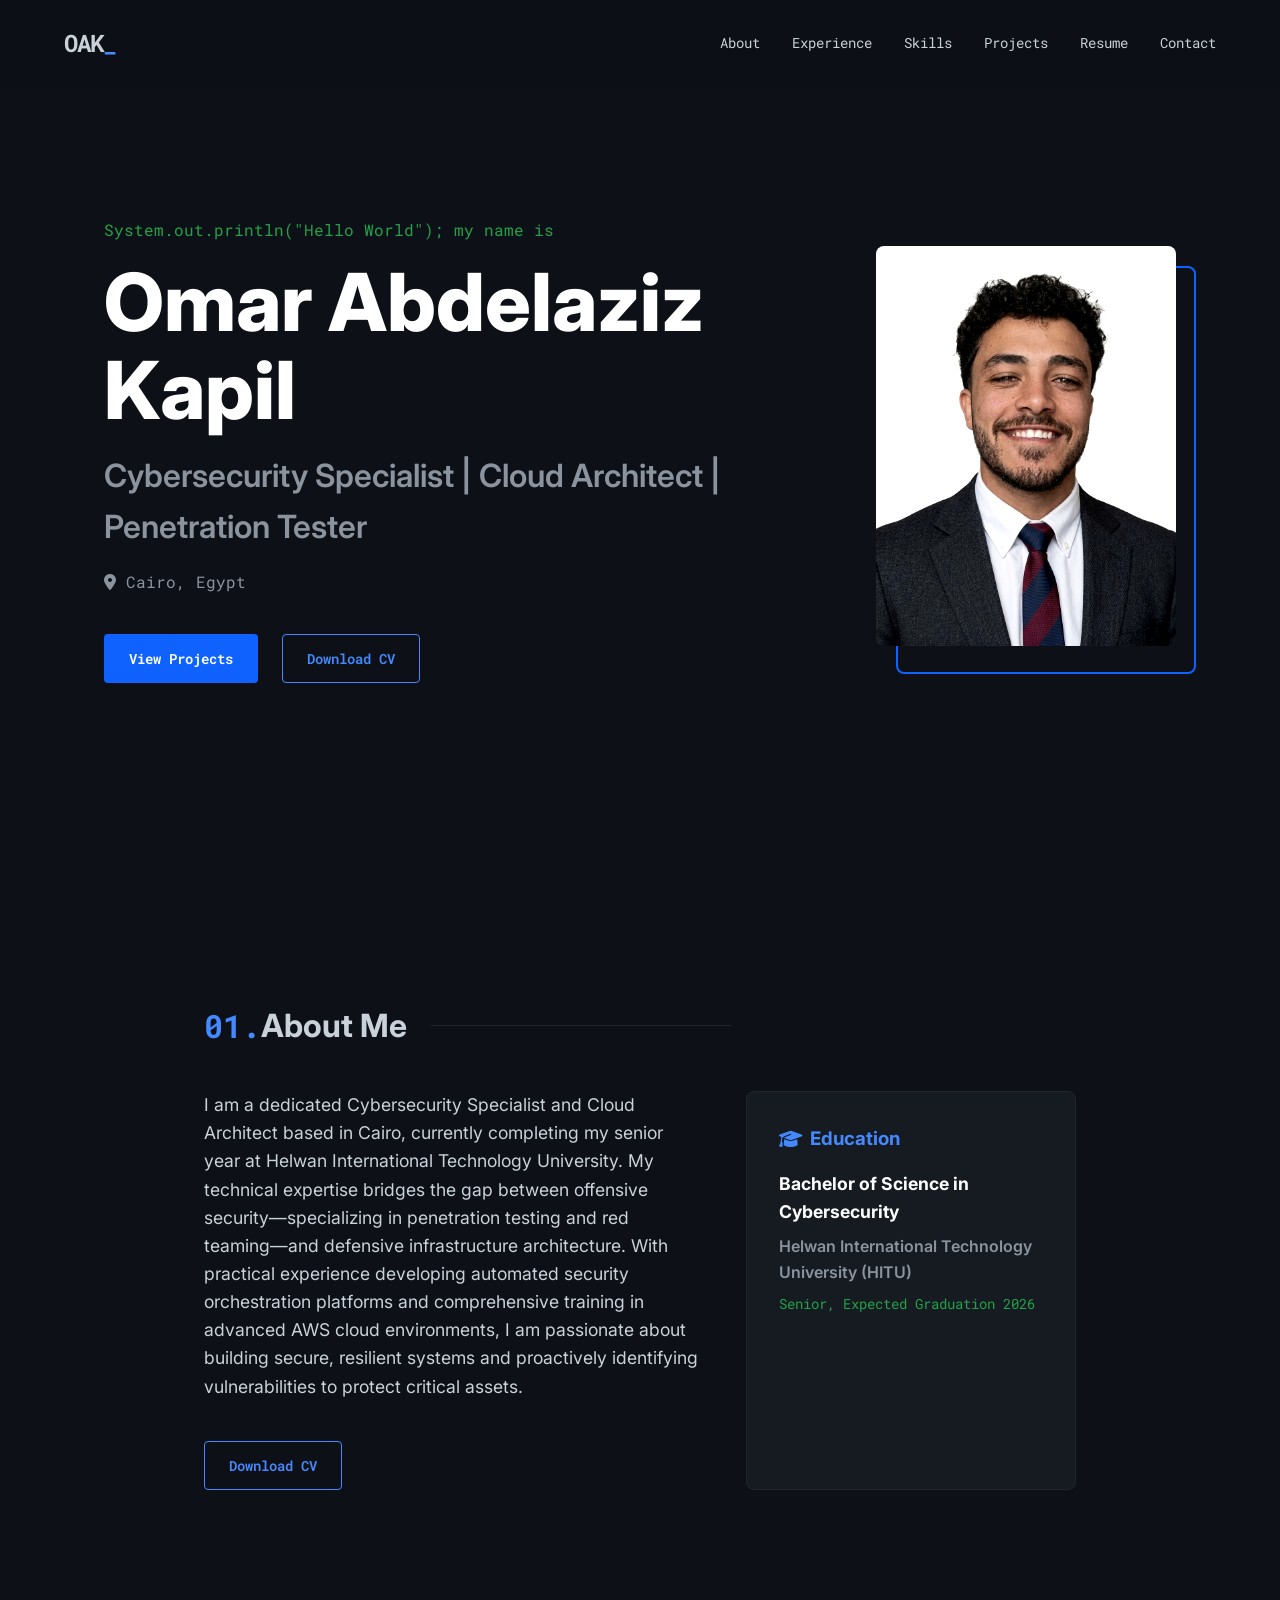
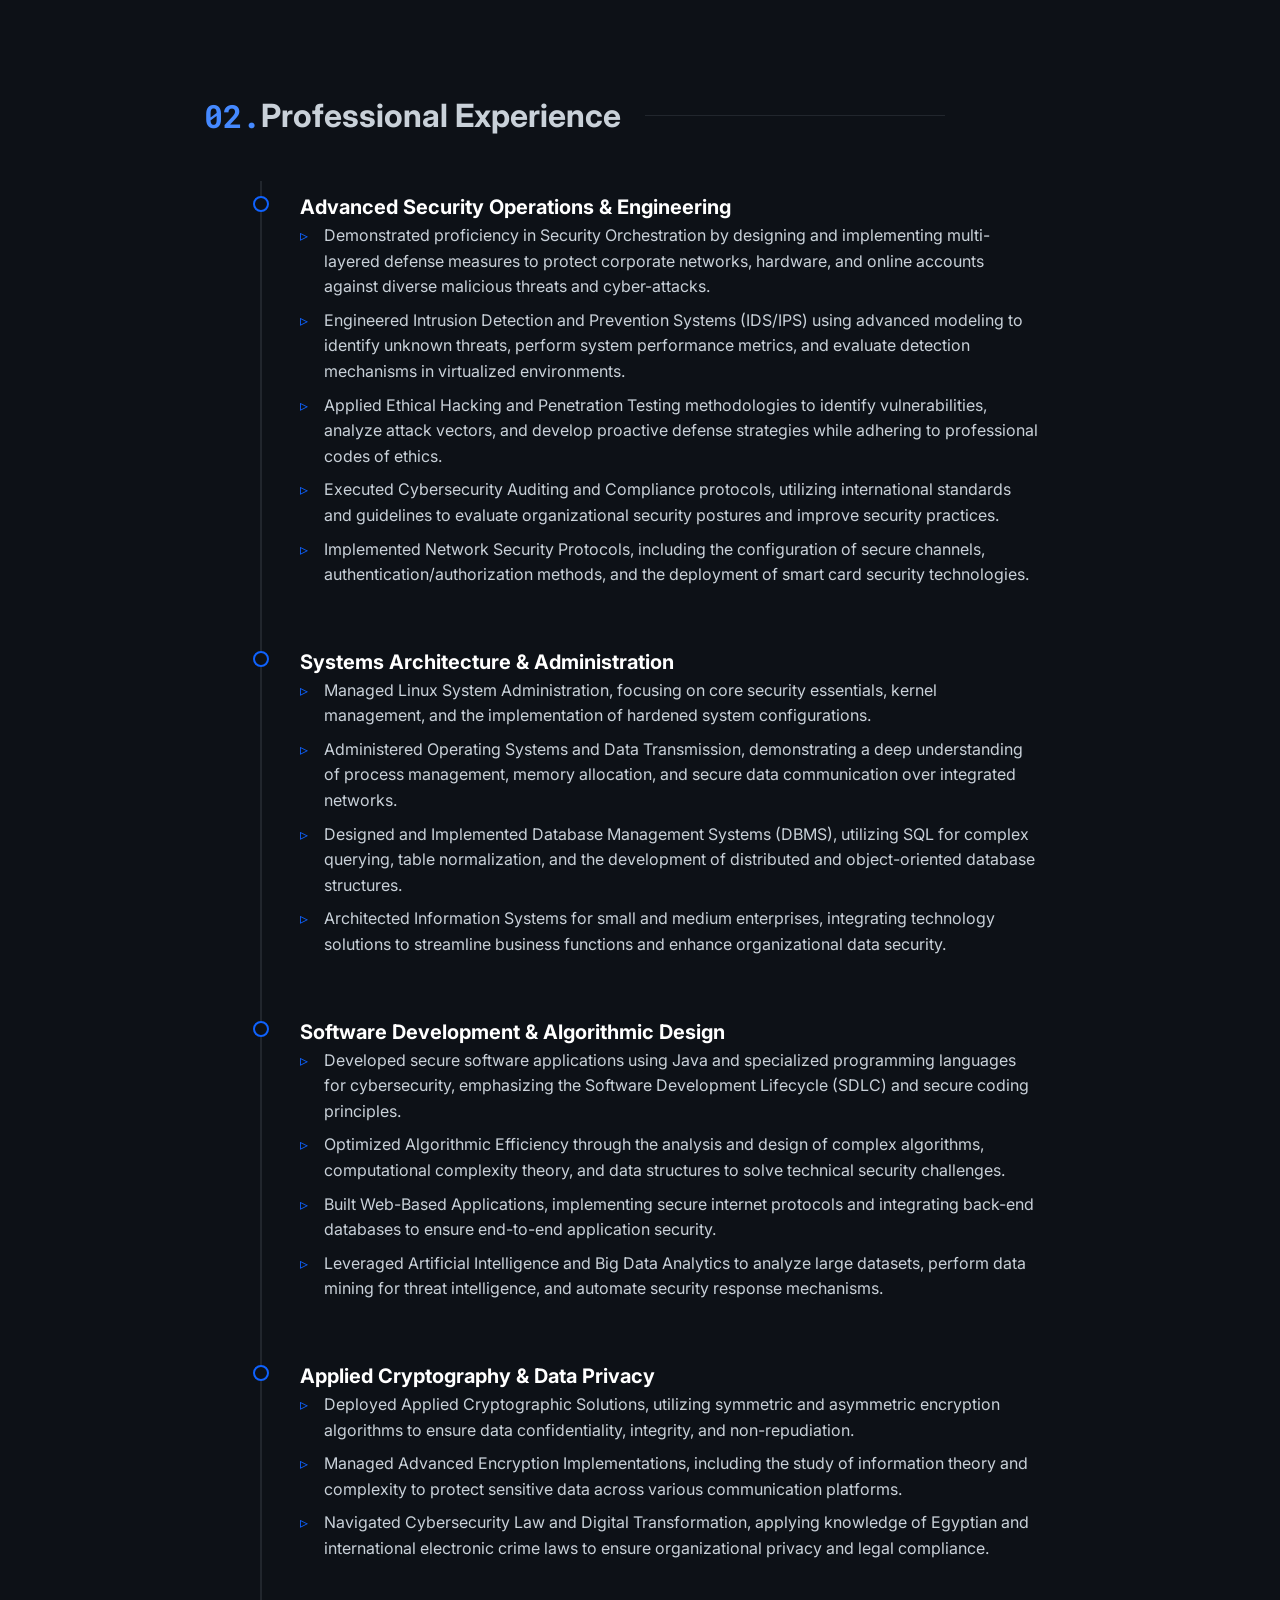
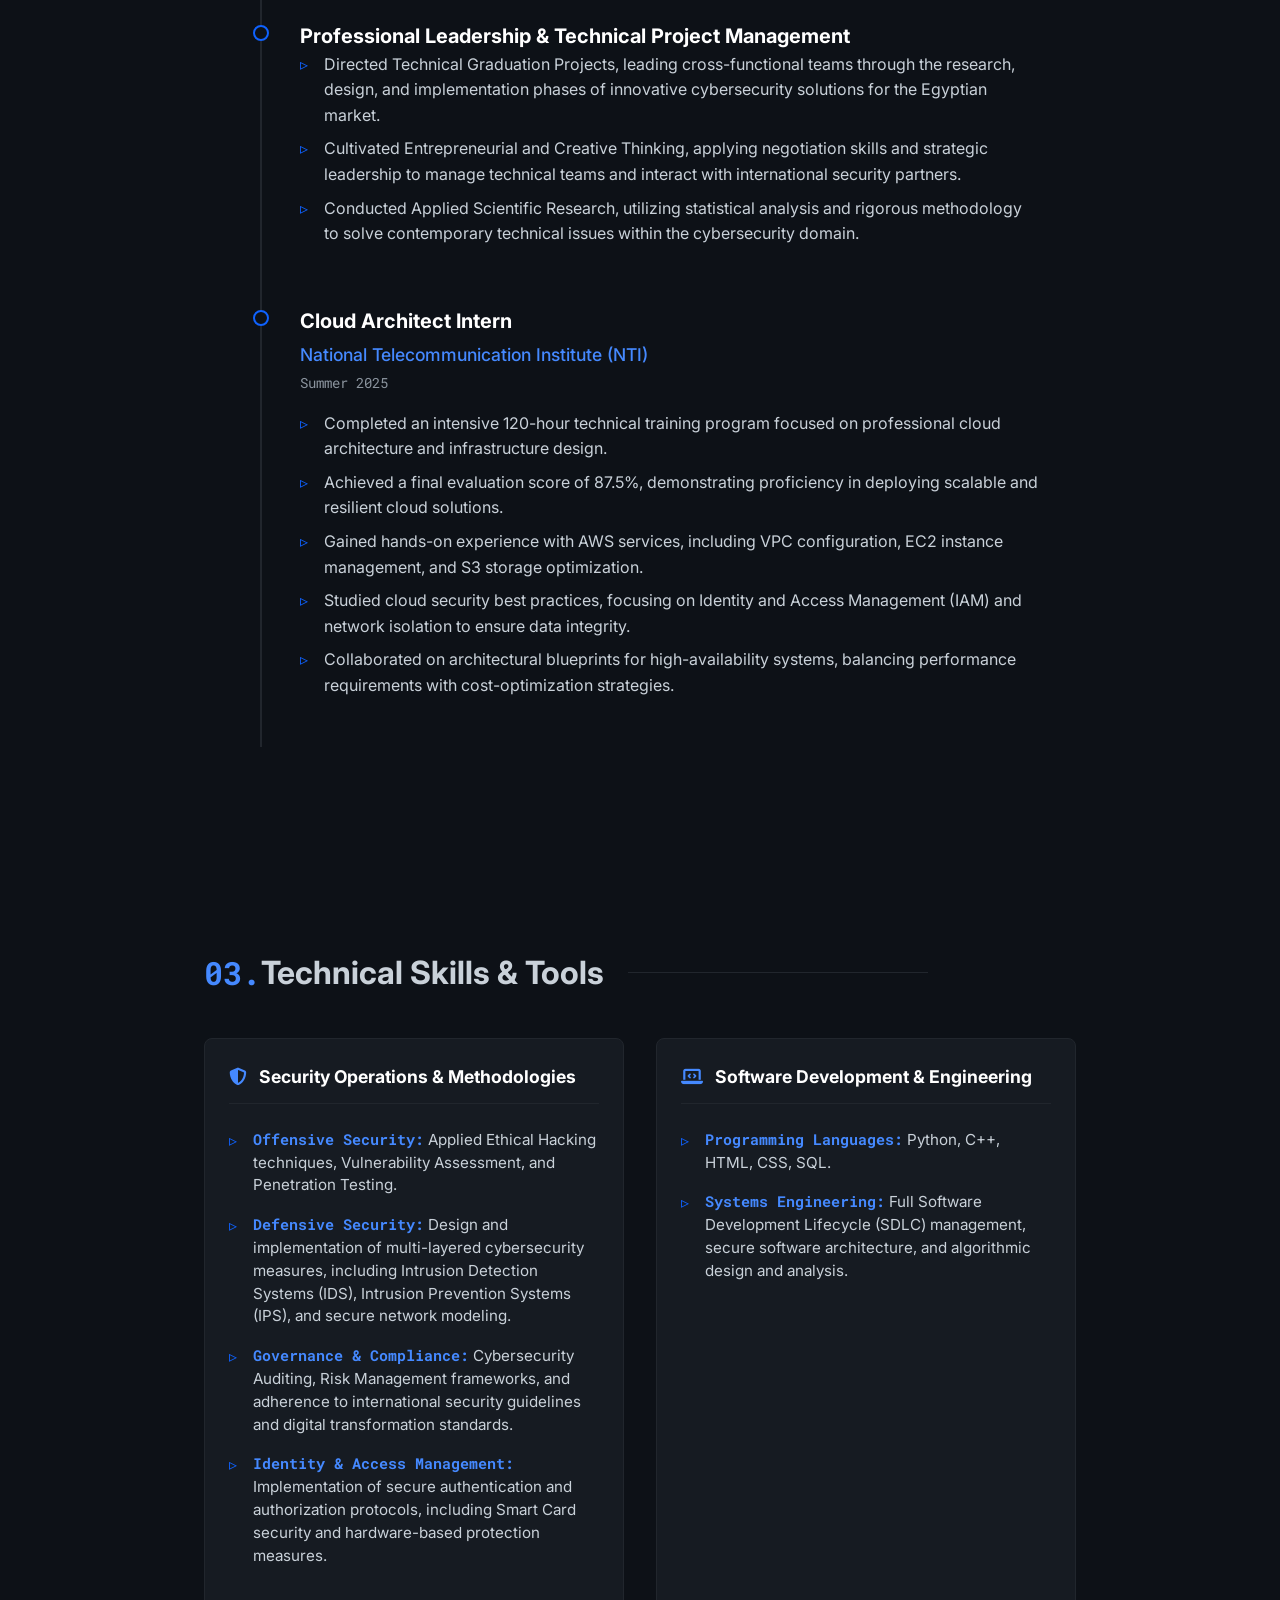
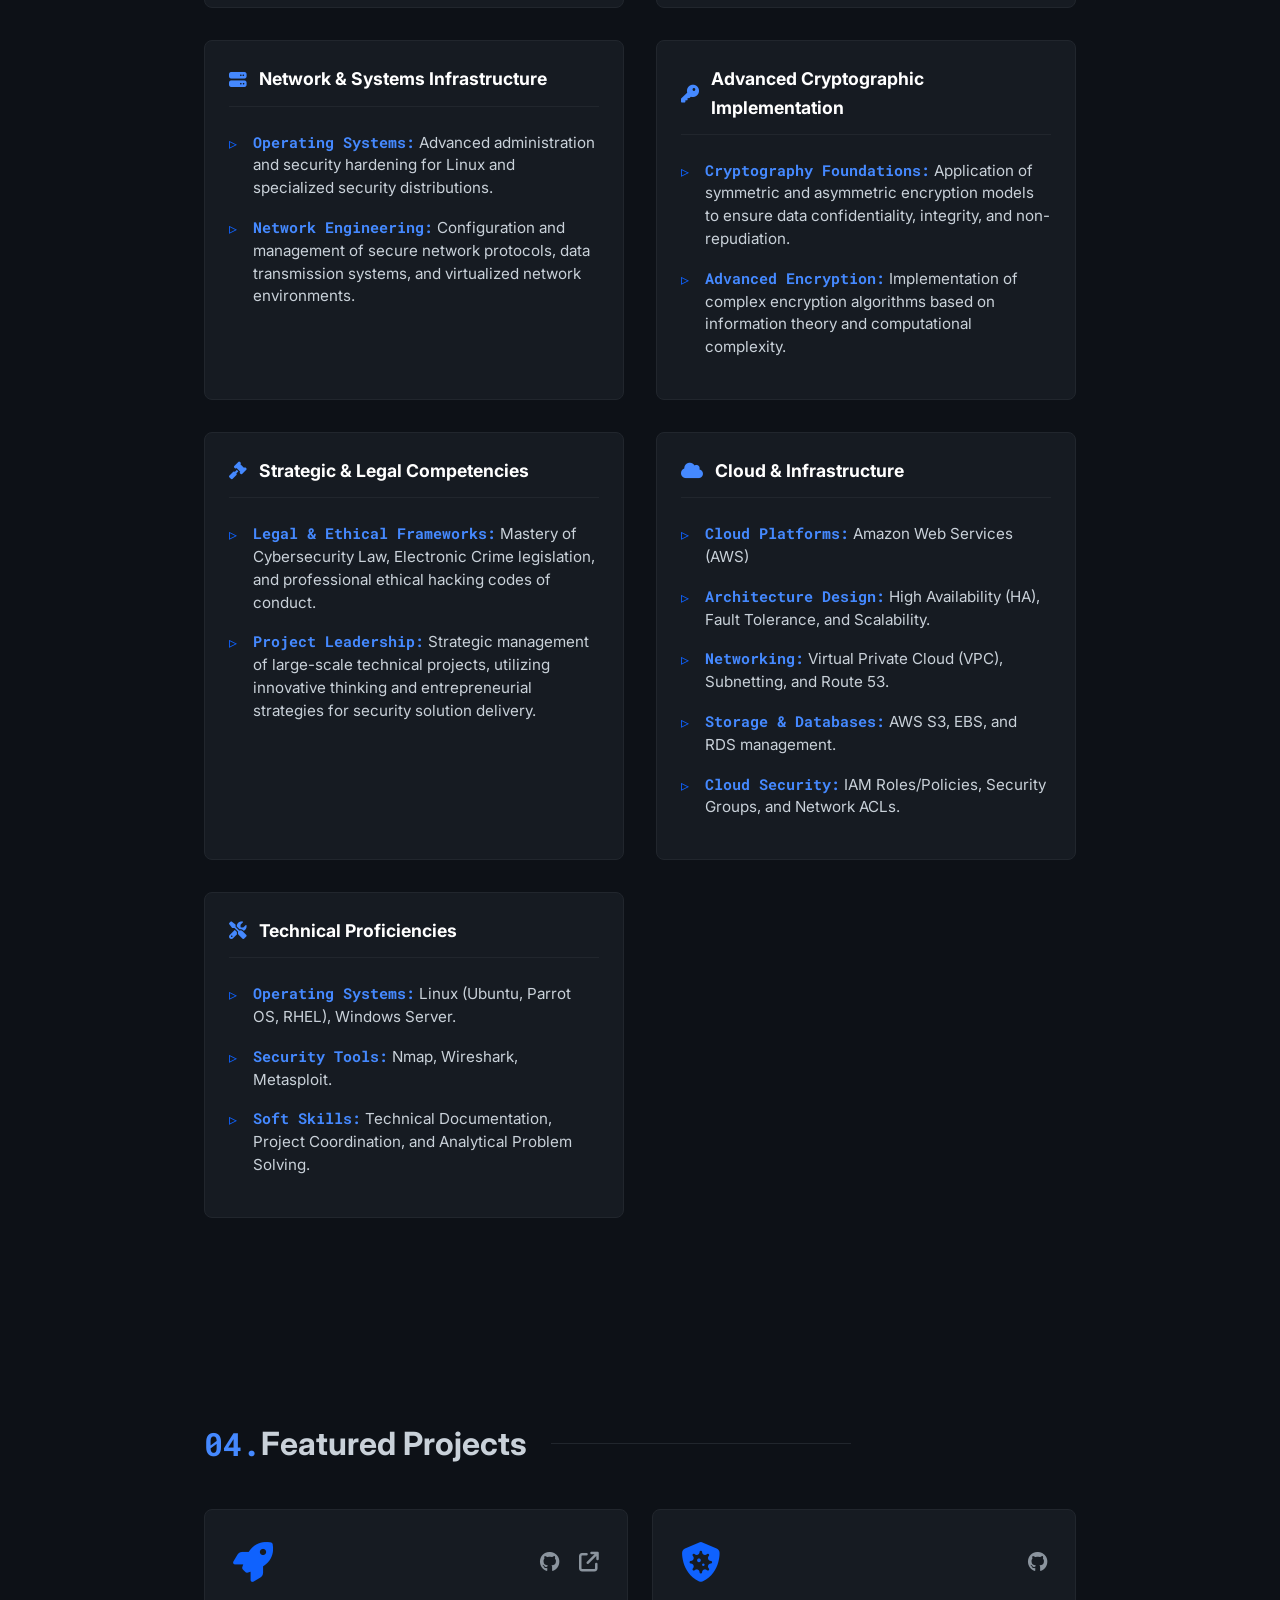
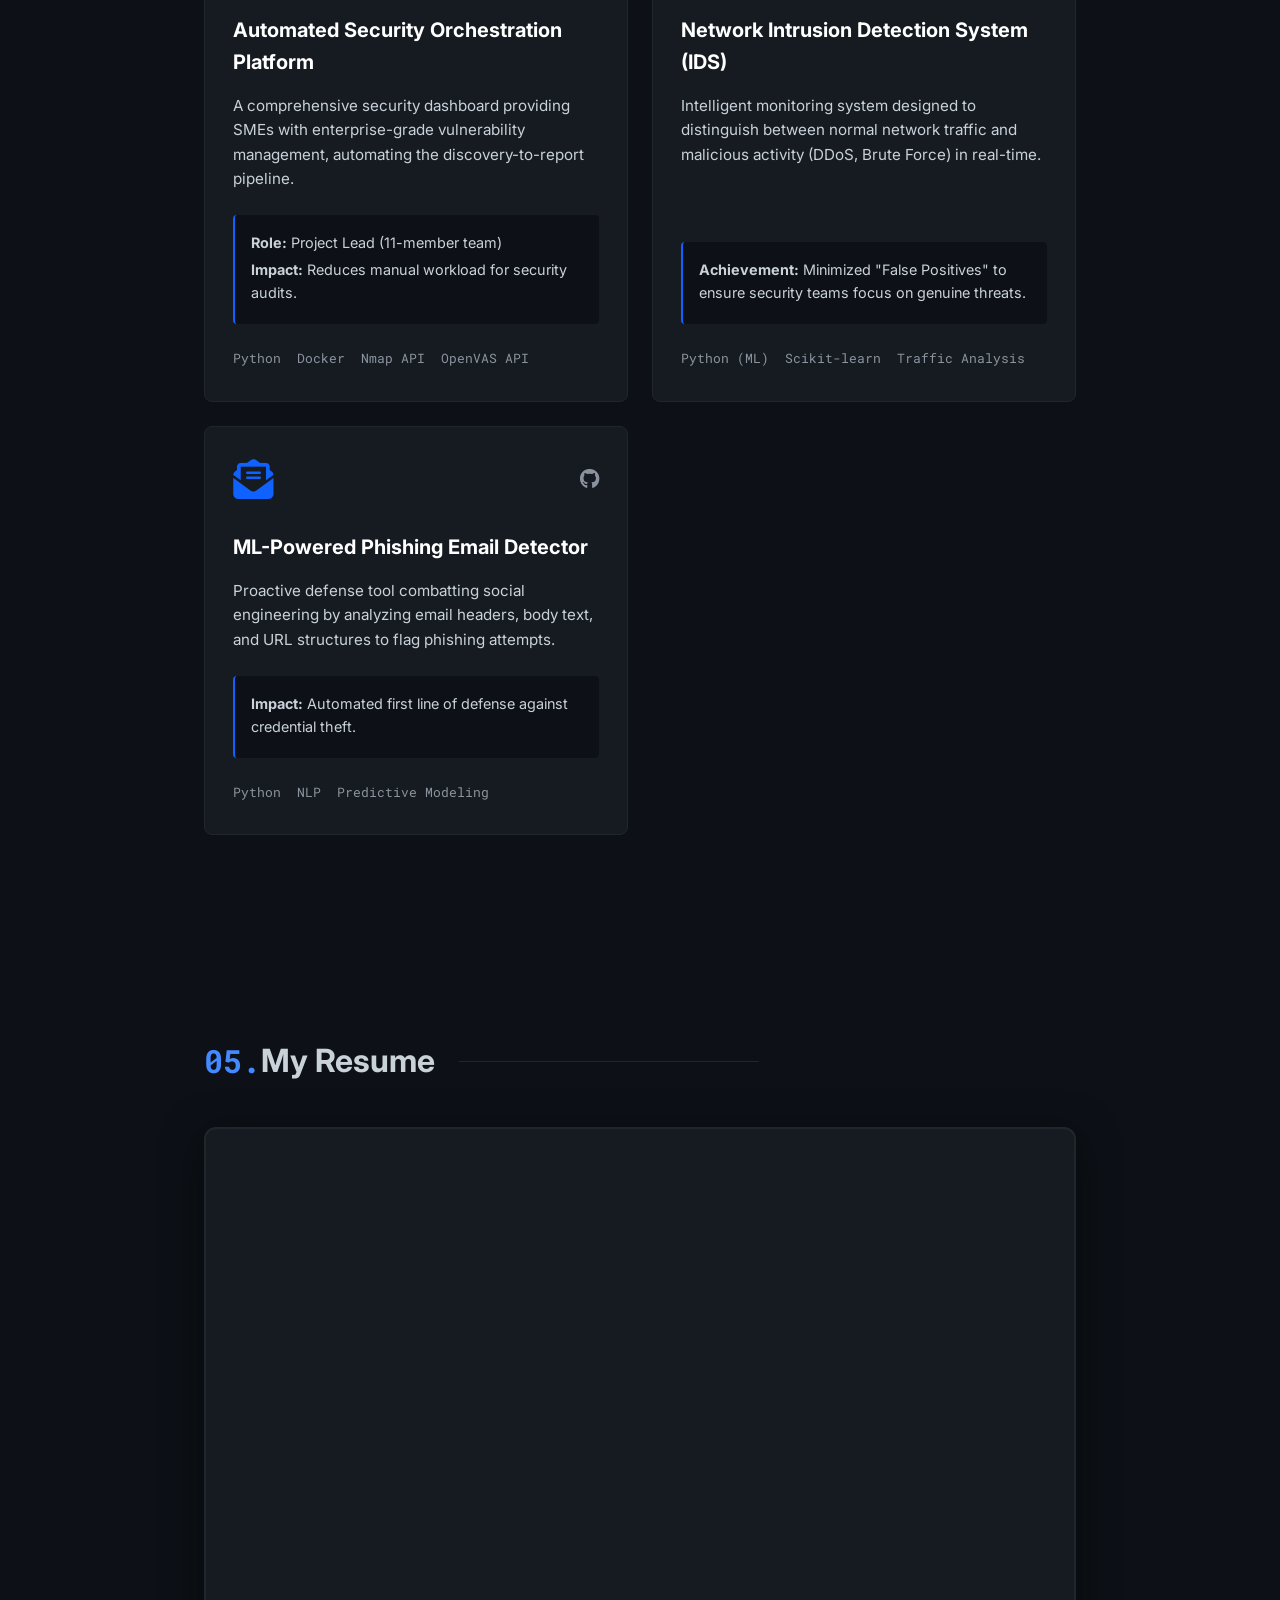
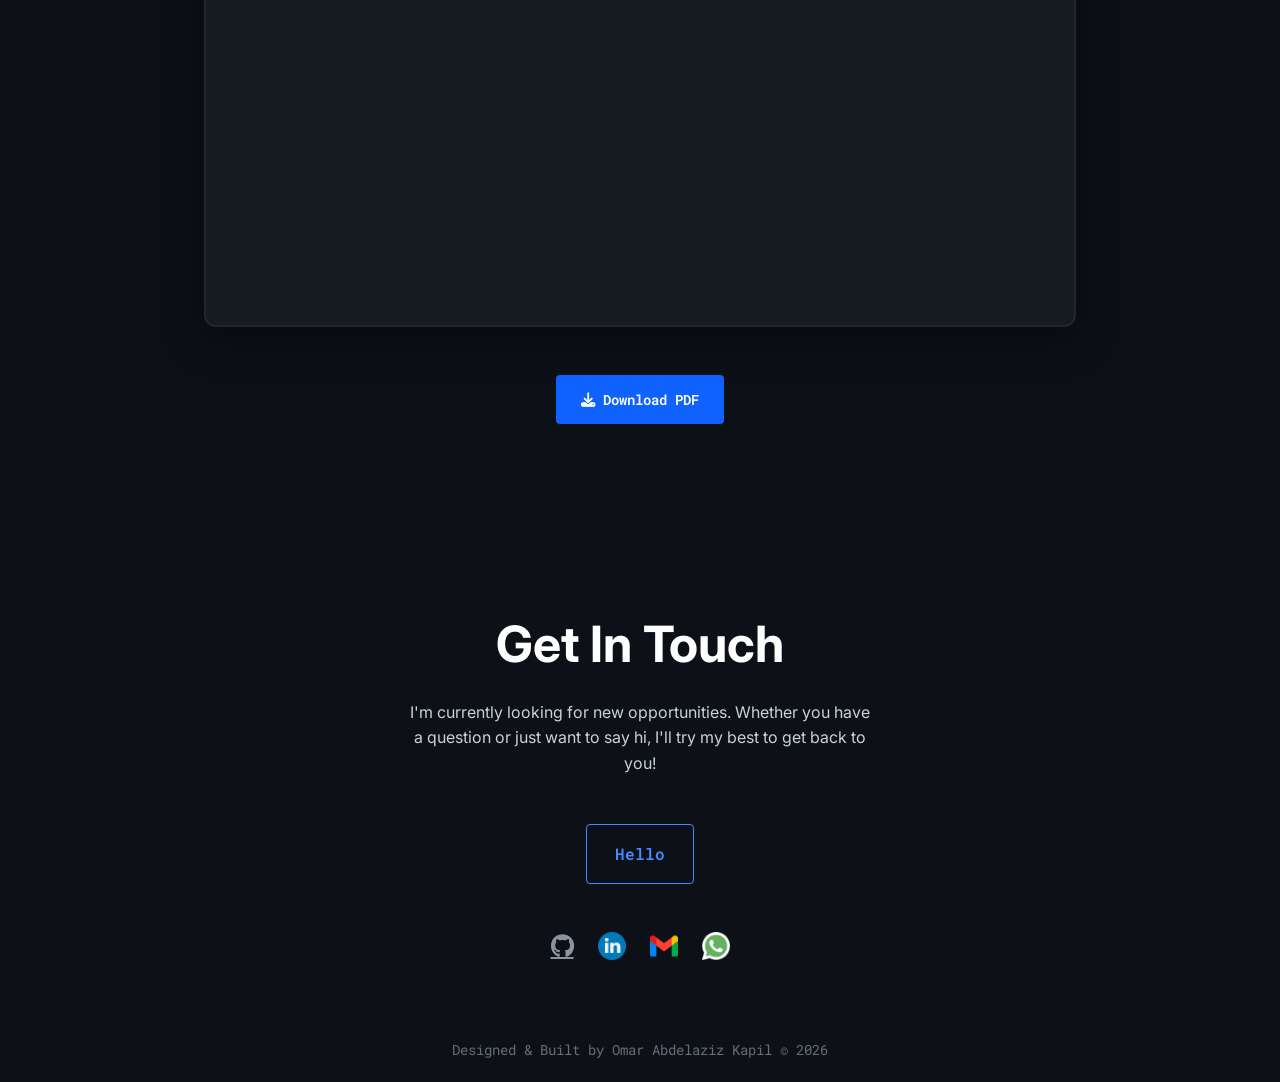
<file: index.html>
<!DOCTYPE html>
<html lang="en">

<head>
    <meta charset="UTF-8">
    <meta name="viewport" content="width=device-width, initial-scale=1.0">
    <title>Omar Abdelaziz Kapil | Cybersecurity Specialist & Cloud Architect</title>
    <link rel="stylesheet" href="styles.css">
    <link rel="preconnect" href="https://fonts.googleapis.com">
    <link rel="preconnect" href="https://fonts.gstatic.com" crossorigin>
    <link
        href="https://fonts.googleapis.com/css2?family=Inter:wght@300;400;600;800&family=Roboto+Mono:wght@400;700&display=swap"
        rel="stylesheet">
    <link rel="stylesheet" href="https://cdnjs.cloudflare.com/ajax/libs/font-awesome/6.4.0/css/all.min.css">
</head>

<body>

    <!-- Navigation -->
    <nav class="navbar" id="navbar">
        <div class="nav-content">
            <a href="#home" class="logo">OAK<span class="highlight">_</span></a>
            <ul class="nav-links">
                <li><a href="#about">About</a></li>
                <li><a href="#experience">Experience</a></li>
                <li><a href="#skills">Skills</a></li>
                <li><a href="#projects">Projects</a></li>
                <li><a href="#cv">Resume</a></li>
                <li><a href="#contact">Contact</a></li>
            </ul>
        </div>
    </nav>

    <!-- Hero Section -->
    <header id="home" class="hero">
        <div class="hero-content">
            <p class="greeting">System.out.println("Hello World"); my name is</p>
            <h1 class="name">Omar Abdelaziz Kapil</h1>
            <h2 class="headline">Cybersecurity Specialist | Cloud Architect | Penetration Tester</h2>
            <p class="location"><i class="fa-solid fa-location-dot"></i> Cairo, Egypt</p>

            <div class="cta-buttons">
                <a href="#projects" class="btn btn-primary">View Projects</a>
                <a href="OMAR_QAPIL_CV.pdf?v=2" class="btn btn-outline" download>Download CV</a>
            </div>
        </div>
        <div class="hero-image-container">
            <img src="images/my_photo.jpg" alt="Omar Abdelaziz Kapil" class="profile-img">
            <div class="img-backdrop"></div>
        </div>
    </header>

    <main>
        <!-- About Section -->
        <section id="about" class="section">
            <h2 class="section-title"><span class="highlight">01.</span> About Me</h2>
            <div class="about-content">
                <div class="about-text">
                    <p>I am a dedicated Cybersecurity Specialist and Cloud Architect based in Cairo, currently
                        completing my senior year at Helwan International Technology University. My technical expertise
                        bridges the gap between offensive security—specializing in penetration testing and red
                        teaming—and defensive infrastructure architecture. With practical experience developing
                        automated security orchestration platforms and comprehensive training in advanced AWS cloud
                        environments, I am passionate about building secure, resilient systems and proactively
                        identifying vulnerabilities to protect critical assets.</p>
                    <a href="OMAR_QAPIL_CV.pdf?v=2" class="btn btn-outline mt-2" download>Download CV</a>
                </div>

                <!-- Education integrated into About -->
                <div class="education-card">
                    <h3><i class="fa-solid fa-graduation-cap"></i> Education</h3>
                    <h4>Bachelor of Science in Cybersecurity</h4>
                    <p class="institution">Helwan International Technology University (HITU)</p>
                    <p class="status">Senior, Expected Graduation 2026</p>
                </div>
            </div>
        </section>

        <!-- Technical Experience & Competencies Section -->
        <section id="experience" class="section">
            <h2 class="section-title"><span class="highlight">02.</span> Professional Experience</h2>

            <div class="timeline">
                <div class="timeline-item">
                    <div class="timeline-dot"></div>
                    <div class="timeline-content">
                        <h3>Advanced Security Operations & Engineering</h3>
                        <ul>
                            <li>Demonstrated proficiency in Security Orchestration by designing and implementing
                                multi-layered defense measures to protect corporate networks, hardware, and online
                                accounts against diverse malicious threats and cyber-attacks.</li>
                            <li>Engineered Intrusion Detection and Prevention Systems (IDS/IPS) using advanced modeling
                                to identify unknown threats, perform system performance metrics, and evaluate detection
                                mechanisms in virtualized environments.</li>
                            <li>Applied Ethical Hacking and Penetration Testing methodologies to identify
                                vulnerabilities, analyze attack vectors, and develop proactive defense strategies while
                                adhering to professional codes of ethics.</li>
                            <li>Executed Cybersecurity Auditing and Compliance protocols, utilizing international
                                standards and guidelines to evaluate organizational security postures and improve
                                security practices.</li>
                            <li>Implemented Network Security Protocols, including the configuration of secure channels,
                                authentication/authorization methods, and the deployment of smart card security
                                technologies.</li>
                        </ul>
                    </div>
                </div>

                <div class="timeline-item">
                    <div class="timeline-dot"></div>
                    <div class="timeline-content">
                        <h3>Systems Architecture & Administration</h3>
                        <ul>
                            <li>Managed Linux System Administration, focusing on core security essentials, kernel
                                management, and the implementation of hardened system configurations.</li>
                            <li>Administered Operating Systems and Data Transmission, demonstrating a deep understanding
                                of process management, memory allocation, and secure data communication over integrated
                                networks.</li>
                            <li>Designed and Implemented Database Management Systems (DBMS), utilizing SQL for complex
                                querying, table normalization, and the development of distributed and object-oriented
                                database structures.</li>
                            <li>Architected Information Systems for small and medium enterprises, integrating technology
                                solutions to streamline business functions and enhance organizational data security.
                            </li>
                        </ul>
                    </div>
                </div>

                <div class="timeline-item">
                    <div class="timeline-dot"></div>
                    <div class="timeline-content">
                        <h3>Software Development & Algorithmic Design</h3>
                        <ul>
                            <li>Developed secure software applications using Java and specialized programming languages
                                for cybersecurity, emphasizing the Software Development Lifecycle (SDLC) and secure
                                coding principles.</li>
                            <li>Optimized Algorithmic Efficiency through the analysis and design of complex algorithms,
                                computational complexity theory, and data structures to solve technical security
                                challenges.</li>
                            <li>Built Web-Based Applications, implementing secure internet protocols and integrating
                                back-end databases to ensure end-to-end application security.</li>
                            <li>Leveraged Artificial Intelligence and Big Data Analytics to analyze large datasets,
                                perform data mining for threat intelligence, and automate security response mechanisms.
                            </li>
                        </ul>
                    </div>
                </div>

                <div class="timeline-item">
                    <div class="timeline-dot"></div>
                    <div class="timeline-content">
                        <h3>Applied Cryptography & Data Privacy</h3>
                        <ul>
                            <li>Deployed Applied Cryptographic Solutions, utilizing symmetric and asymmetric encryption
                                algorithms to ensure data confidentiality, integrity, and non-repudiation.</li>
                            <li>Managed Advanced Encryption Implementations, including the study of information theory
                                and complexity to protect sensitive data across various communication platforms.</li>
                            <li>Navigated Cybersecurity Law and Digital Transformation, applying knowledge of Egyptian
                                and international electronic crime laws to ensure organizational privacy and legal
                                compliance.</li>
                        </ul>
                    </div>
                </div>

                <div class="timeline-item">
                    <div class="timeline-dot"></div>
                    <div class="timeline-content">
                        <h3>Professional Leadership & Technical Project Management</h3>
                        <ul>
                            <li>Directed Technical Graduation Projects, leading cross-functional teams through the
                                research, design, and implementation phases of innovative cybersecurity solutions for
                                the Egyptian market.</li>
                            <li>Cultivated Entrepreneurial and Creative Thinking, applying negotiation skills and
                                strategic leadership to manage technical teams and interact with international security
                                partners.</li>
                            <li>Conducted Applied Scientific Research, utilizing statistical analysis and rigorous
                                methodology to solve contemporary technical issues within the cybersecurity domain.</li>
                        </ul>
                    </div>
                </div>

                <div class="timeline-item">
                    <div class="timeline-dot"></div>
                    <div class="timeline-content">
                        <h3>Cloud Architect Intern</h3>
                        <h4
                            style="color: var(--accent-blue-light); font-size: 1.1rem; margin-top: 0.25rem; font-weight: 500;">
                            National Telecommunication Institute (NTI)</h4>
                        <span
                            style="display: block; font-family: var(--font-mono); font-size: 0.85rem; color: var(--text-secondary); margin-bottom: 1rem; margin-top: 0.25rem;">Summer
                            2025</span>
                        <ul>
                            <li>Completed an intensive 120-hour technical training program focused on professional cloud
                                architecture and infrastructure design.</li>
                            <li>Achieved a final evaluation score of 87.5%, demonstrating proficiency in deploying
                                scalable and resilient cloud solutions.</li>
                            <li>Gained hands-on experience with AWS services, including VPC configuration, EC2 instance
                                management, and S3 storage optimization.</li>
                            <li>Studied cloud security best practices, focusing on Identity and Access Management (IAM)
                                and network isolation to ensure data integrity.</li>
                            <li>Collaborated on architectural blueprints for high-availability systems, balancing
                                performance requirements with cost-optimization strategies.</li>
                        </ul>
                    </div>
                </div>
            </div>
        </section>


        <!-- Skills Section -->
        <section id="skills" class="section">
            <h2 class="section-title"><span class="highlight">03.</span> Technical Skills & Tools</h2>

            <div class="skills-grid">
                <div class="skill-category">
                    <h3><i class="fa-solid fa-shield-halved"></i> Security Operations & Methodologies</h3>
                    <ul class="skill-list">
                        <li><strong>Offensive Security:</strong> Applied Ethical Hacking techniques, Vulnerability
                            Assessment, and Penetration Testing.</li>
                        <li><strong>Defensive Security:</strong> Design and implementation of multi-layered
                            cybersecurity measures, including Intrusion Detection Systems (IDS), Intrusion Prevention
                            Systems (IPS), and secure network modeling.</li>
                        <li><strong>Governance & Compliance:</strong> Cybersecurity Auditing, Risk Management
                            frameworks, and adherence to international security guidelines and digital transformation
                            standards.</li>
                        <li><strong>Identity & Access Management:</strong> Implementation of secure authentication and
                            authorization protocols, including Smart Card security and hardware-based protection
                            measures.</li>
                    </ul>
                </div>

                <div class="skill-category">
                    <h3><i class="fa-solid fa-laptop-code"></i> Software Development & Engineering</h3>
                    <ul class="skill-list">
                        <li><strong>Programming Languages:</strong> Python, C++, HTML, CSS, SQL.</li>
                        <li><strong>Systems Engineering:</strong> Full Software Development Lifecycle (SDLC) management,
                            secure software architecture, and algorithmic design and analysis.</li>
                    </ul>
                </div>

                <div class="skill-category">
                    <h3><i class="fa-solid fa-server"></i> Network & Systems Infrastructure</h3>
                    <ul class="skill-list">
                        <li><strong>Operating Systems:</strong> Advanced administration and security hardening for Linux
                            and specialized security distributions.</li>
                        <li><strong>Network Engineering:</strong> Configuration and management of secure network
                            protocols, data transmission systems, and virtualized network environments.</li>
                    </ul>
                </div>

                <div class="skill-category">
                    <h3><i class="fa-solid fa-key"></i> Advanced Cryptographic Implementation</h3>
                    <ul class="skill-list">
                        <li><strong>Cryptography Foundations:</strong> Application of symmetric and asymmetric
                            encryption models to ensure data confidentiality, integrity, and non-repudiation.</li>
                        <li><strong>Advanced Encryption:</strong> Implementation of complex encryption algorithms based
                            on information theory and computational complexity.</li>
                    </ul>
                </div>

                <div class="skill-category">
                    <h3><i class="fa-solid fa-gavel"></i> Strategic & Legal Competencies</h3>
                    <ul class="skill-list">
                        <li><strong>Legal & Ethical Frameworks:</strong> Mastery of Cybersecurity Law, Electronic Crime
                            legislation, and professional ethical hacking codes of conduct.</li>
                        <li><strong>Project Leadership:</strong> Strategic management of large-scale technical projects,
                            utilizing innovative thinking and entrepreneurial strategies for security solution delivery.
                        </li>
                    </ul>
                </div>

                <div class="skill-category">
                    <h3><i class="fa-solid fa-cloud"></i> Cloud & Infrastructure</h3>
                    <ul class="skill-list">
                        <li><strong>Cloud Platforms:</strong> Amazon Web Services (AWS)</li>
                        <li><strong>Architecture Design:</strong> High Availability (HA), Fault Tolerance, and
                            Scalability.</li>
                        <li><strong>Networking:</strong> Virtual Private Cloud (VPC), Subnetting, and Route 53.</li>
                        <li><strong>Storage & Databases:</strong> AWS S3, EBS, and RDS management.</li>
                        <li><strong>Cloud Security:</strong> IAM Roles/Policies, Security Groups, and Network ACLs.</li>
                    </ul>
                </div>

                <div class="skill-category">
                    <h3><i class="fa-solid fa-screwdriver-wrench"></i> Technical Proficiencies</h3>
                    <ul class="skill-list">
                        <li><strong>Operating Systems:</strong> Linux (Ubuntu, Parrot OS, RHEL), Windows Server.</li>
                        <li><strong>Security Tools:</strong> Nmap, Wireshark, Metasploit.</li>
                        <li><strong>Soft Skills:</strong> Technical Documentation, Project Coordination, and Analytical
                            Problem Solving.</li>
                    </ul>
                </div>
            </div>
        </section>

        <!-- Projects Section -->
        <section id="projects" class="section">
            <h2 class="section-title"><span class="highlight">04.</span> Featured Projects</h2>

            <div class="projects-grid">
                <!-- Project 1 -->
                <div class="project-card">
                    <div class="project-header">
                        <i class="fa-solid fa-rocket project-icon"></i>
                        <div class="project-links">
                            <a href="#" aria-label="GitHub Link"><i class="fa-brands fa-github"></i></a>
                            <a href="#" aria-label="External Link"><i
                                    class="fa-solid fa-arrow-up-right-from-square"></i></a>
                        </div>
                    </div>
                    <h3 class="project-title">Automated Security Orchestration Platform</h3>
                    <p class="project-desc">A comprehensive security dashboard providing SMEs with enterprise-grade
                        vulnerability management, automating the discovery-to-report pipeline.</p>

                    <div class="project-details">
                        <p><strong>Role:</strong> Project Lead (11-member team)</p>
                        <p><strong>Impact:</strong> Reduces manual workload for security audits.</p>
                    </div>

                    <div class="project-tech">
                        <span>Python</span>
                        <span>Docker</span>
                        <span>Nmap API</span>
                        <span>OpenVAS API</span>
                    </div>
                </div>

                <!-- Project 2 -->
                <div class="project-card">
                    <div class="project-header">
                        <i class="fa-solid fa-shield-virus project-icon"></i>
                        <div class="project-links">
                            <a href="#" aria-label="GitHub Link"><i class="fa-brands fa-github"></i></a>
                        </div>
                    </div>
                    <h3 class="project-title">Network Intrusion Detection System (IDS)</h3>
                    <p class="project-desc">Intelligent monitoring system designed to distinguish between normal network
                        traffic and malicious activity (DDoS, Brute Force) in real-time.</p>

                    <div class="project-details">
                        <p><strong>Achievement:</strong> Minimized "False Positives" to ensure security teams focus on
                            genuine threats.</p>
                    </div>

                    <div class="project-tech">
                        <span>Python (ML)</span>
                        <span>Scikit-learn</span>
                        <span>Traffic Analysis</span>
                    </div>
                </div>

                <!-- Project 3 -->
                <div class="project-card">
                    <div class="project-header">
                        <i class="fa-solid fa-envelope-open-text project-icon"></i>
                        <div class="project-links">
                            <a href="#" aria-label="GitHub Link"><i class="fa-brands fa-github"></i></a>
                        </div>
                    </div>
                    <h3 class="project-title">ML-Powered Phishing Email Detector</h3>
                    <p class="project-desc">Proactive defense tool combatting social engineering by analyzing email
                        headers, body text, and URL structures to flag phishing attempts.</p>

                    <div class="project-details">
                        <p><strong>Impact:</strong> Automated first line of defense against credential theft.</p>
                    </div>

                    <div class="project-tech">
                        <span>Python</span>
                        <span>NLP</span>
                        <span>Predictive Modeling</span>
                    </div>
                </div>
            </div>
        </section>

        <!-- CV Section -->
        <section id="cv" class="section">
            <h2 class="section-title"><span class="highlight">05.</span> My Resume</h2>
            <div class="cv-preview">
                <iframe src="OMAR_QAPIL_CV.pdf?v=2" title="CV Preview"></iframe>
            </div>
            <div style="text-align: center; margin-top: 2rem;">
                <a href="OMAR_QAPIL_CV.pdf?v=2" class="btn btn-primary" download><i class="fa-solid fa-download"></i>
                    Download PDF</a>
            </div>
        </section>
    </main>

    <!-- Footer / Contact -->
    <footer id="contact" class="footer">
        <div class="contact-container">
            <h2 class="contact-title">Get In Touch</h2>
            <p>I'm currently looking for new opportunities. Whether you have a question or just want to say hi, I'll try
                my best to get back to you!</p>
            <a href="mailto:omarkapil012@gmail.com" class="btn btn-outline contact-btn">Hello</a>

            <div class="social-links">
                <a href="https://github.com/omarkapil" target="_blank" aria-label="GitHub"><i
                        class="fa-brands fa-github"></i></a>
                <a href="https://linkedin.com/in/omar-kapil" target="_blank" aria-label="LinkedIn"><img
                        src="images/linkedin.png" alt="LinkedIn" width="28"></a>
                <a href="mailto:omarkapil012@gmail.com" aria-label="Email"><img src="images/email.png" alt="Email"
                        width="28"></a>
                <a href="https://wa.me/201009774927" target="_blank" aria-label="WhatsApp"><img
                        src="images/whatsapp.png" alt="WhatsApp" width="28"></a>
            </div>
        </div>
        <p class="copyright">Designed & Built by Omar Abdelaziz Kapil &copy; 2026</p>
    </footer>

    <script src="script.js"></script>
</body>

</html>
</file>
<file: styles.css>
/* Variables and Theme */
:root {
    --bg-color: #0d1117; /* Deep charcoal/black */
    --surface-color: #161b22;
    --surface-hover: #21262d;
    --text-primary: #c9d1d9;
    --text-secondary: #8b949e;
    
    /* IBM Blue / Modern Cyber accents */
    --accent-blue: #0f62fe; 
    --accent-blue-light: #4589ff;
    --accent-blue-glow: rgba(15, 98, 254, 0.4);
    
    /* Neon Green accent for terminal/cyber feel */
    --accent-green: #24a148;
    --accent-green-glow: rgba(36, 161, 72, 0.4);

    --font-sans: 'Inter', sans-serif;
    --font-mono: 'Roboto Mono', monospace;
    
    --transition: all 0.3s cubic-bezier(0.25, 0.8, 0.25, 1);
}

/* Reset */
* {
    margin: 0;
    padding: 0;
    box-sizing: border-box;
}

html {
    scroll-behavior: smooth;
}

body {
    background-color: var(--bg-color);
    color: var(--text-primary);
    font-family: var(--font-sans);
    line-height: 1.6;
    -webkit-font-smoothing: antialiased;
}

::selection {
    background: var(--accent-blue-glow);
    color: #fff;
}

/* Typography highlighting */
.highlight {
    color: var(--accent-blue-light);
    font-family: var(--font-mono);
}

/* Navigation */
.navbar {
    position: fixed;
    top: 0;
    width: 100%;
    background-color: rgba(13, 17, 23, 0.85);
    backdrop-filter: blur(10px);
    z-index: 1000;
    transition: var(--transition);
    border-bottom: 1px solid transparent;
}

.navbar.scrolled {
    border-bottom: 1px solid var(--surface-hover);
    box-shadow: 0 4px 30px rgba(0, 0, 0, 0.5);
}

.nav-content {
    display: flex;
    justify-content: space-between;
    align-items: center;
    padding: 1.5rem 5%;
    max-width: 1400px;
    margin: 0 auto;
}

.logo {
    font-family: var(--font-mono);
    font-size: 1.5rem;
    font-weight: 700;
    color: var(--text-primary);
    text-decoration: none;
    letter-spacing: -1px;
}

.nav-links {
    display: flex;
    list-style: none;
    gap: 2rem;
}

.nav-links a {
    color: var(--text-primary);
    text-decoration: none;
    font-size: 0.9rem;
    font-family: var(--font-mono);
    transition: var(--transition);
}

.nav-links a:hover {
    color: var(--accent-blue-light);
}

/* Buttons */
.btn {
    display: inline-block;
    padding: 0.75rem 1.5rem;
    border-radius: 4px;
    text-decoration: none;
    font-family: var(--font-mono);
    font-size: 0.9rem;
    font-weight: 600;
    transition: var(--transition);
    cursor: pointer;
    border: 1px solid transparent;
}

.btn-primary {
    background-color: var(--accent-blue);
    color: #fff;
}

.btn-primary:hover {
    background-color: var(--accent-blue-light);
    box-shadow: 0 0 15px var(--accent-blue-glow);
}

.btn-outline {
    background-color: transparent;
    color: var(--accent-blue-light);
    border-color: var(--accent-blue-light);
}

.btn-outline:hover {
    background-color: var(--accent-blue-glow);
}

.mt-2 {
    margin-top: 1.5rem;
}

/* Sections */
.section {
    padding: 100px 5%;
    max-width: 1000px;
    margin: 0 auto;
}

.section-title {
    font-size: 2rem;
    margin-bottom: 2.5rem;
    display: flex;
    align-items: center;
    white-space: nowrap;
}

.section-title::after {
    content: "";
    display: block;
    height: 1px;
    width: 300px;
    background-color: var(--surface-hover);
    margin-left: 1.5rem;
}

/* Hero Section */
.hero {
    min-height: 100vh;
    display: flex;
    align-items: center;
    justify-content: space-between;
    padding: 0 5%;
    max-width: 1200px;
    margin: 0 auto;
    gap: 4rem;
}

.hero-content {
    flex: 1;
}

.greeting {
    font-family: var(--font-mono);
    color: var(--accent-green);
    margin-bottom: 1rem;
}

.name {
    font-size: clamp(40px, 8vw, 80px);
    font-weight: 800;
    line-height: 1.1;
    margin-bottom: 1rem;
    color: #fff;
}

.headline {
    font-size: clamp(20px, 4vw, 32px);
    color: var(--text-secondary);
    font-weight: 600;
    margin-bottom: 1rem;
}

.location {
    font-family: var(--font-mono);
    color: var(--text-secondary);
    margin-bottom: 2.5rem;
}

.cta-buttons {
    display: flex;
    gap: 1.5rem;
}

.hero-image-container {
    position: relative;
    width: 300px;
    display: none; /* Hide on mobile by default */
}

@media (min-width: 900px) {
    .hero-image-container {
        display: block;
    }
}

.profile-img {
    width: 100%;
    border-radius: 8px;
    position: relative;
    z-index: 2;
    filter: grayscale(20%) contrast(1.1);
    transition: var(--transition);
}

.img-backdrop {
    position: absolute;
    top: 20px;
    left: 20px;
    width: 100%;
    height: 100%;
    border: 2px solid var(--accent-blue);
    border-radius: 8px;
    z-index: 1;
    transition: var(--transition);
}

.hero-image-container:hover .profile-img {
    filter: grayscale(0%);
    transform: translate(-5px, -5px);
}

.hero-image-container:hover .img-backdrop {
    transform: translate(5px, 5px);
}

/* About Section */
.about-content {
    display: grid;
    grid-template-columns: 3fr 2fr;
    gap: 3rem;
}

.about-text p {
    margin-bottom: 1rem;
    font-size: 1.1rem;
}

.education-card {
    background-color: var(--surface-color);
    padding: 2rem;
    border-radius: 8px;
    border: 1px solid var(--surface-hover);
}

.education-card h3 {
    color: var(--accent-blue-light);
    margin-bottom: 1rem;
    display: flex;
    align-items: center;
    gap: 0.5rem;
}

.education-card h4 {
    color: #fff;
    font-size: 1.1rem;
    margin-bottom: 0.5rem;
}

.institution {
    color: var(--text-secondary);
    font-weight: 600;
}

.status {
    font-family: var(--font-mono);
    font-size: 0.85rem;
    margin-top: 0.5rem;
    color: var(--accent-green);
}

/* Experience Section (Timeline) */
.timeline {
    position: relative;
    max-width: 800px;
    margin: 0 auto;
}

.timeline::after {
    content: '';
    position: absolute;
    width: 2px;
    background-color: var(--surface-hover);
    top: 0;
    bottom: 0;
    left: 20px;
}

.timeline-item {
    padding: 10px 0px 40px 60px;
    position: relative;
}

.timeline-dot {
    position: absolute;
    width: 16px;
    height: 16px;
    background-color: var(--bg-color);
    border: 2px solid var(--accent-blue);
    border-radius: 50%;
    left: 13px;
    top: 15px;
    z-index: 1;
}

.timeline-content h3 {
    color: #fff;
    font-size: 1.25rem;
}

.timeline-content h4 {
    color: var(--accent-blue-light);
    font-size: 1.1rem;
    margin-top: 0.25rem;
}

.timeline-content .date {
    display: block;
    font-family: var(--font-mono);
    font-size: 0.85rem;
    color: var(--text-secondary);
    margin-bottom: 1rem;
    margin-top: 0.25rem;
}

.timeline-content ul {
    list-style-type: none;
}

.timeline-content li {
    position: relative;
    padding-left: 1.5rem;
    margin-bottom: 0.5rem;
}

.timeline-content li::before {
    content: "▹";
    position: absolute;
    left: 0;
    color: var(--accent-blue);
}

.ref {
    margin-top: 1rem;
    font-family: var(--font-mono);
    font-size: 0.85rem;
    color: #fff;
    opacity: 0.7;
}

/* Skills Section */
.skills-grid {
    display: grid;
    grid-template-columns: repeat(auto-fit, minmax(280px, 1fr));
    gap: 2rem;
}

.skill-category {
    background-color: var(--surface-color);
    border-radius: 8px;
    padding: 1.5rem;
    border: 1px solid var(--surface-hover);
    transition: var(--transition);
}

.skill-category:hover {
    transform: translateY(-5px);
    box-shadow: 0 10px 30px rgba(0,0,0,0.5);
    border-color: var(--accent-blue-glow);
}

.skill-category h3 {
    color: #fff;
    font-size: 1.1rem;
    margin-bottom: 1.5rem;
    display: flex;
    align-items: center;
    gap: 0.75rem;
    border-bottom: 1px solid var(--surface-hover);
    padding-bottom: 0.75rem;
}

.skill-category h3 i {
    color: var(--accent-blue-light);
}

.skill-tags {
    display: flex;
    flex-wrap: wrap;
    gap: 0.5rem;
}

.skill-tags span {
    background-color: var(--surface-hover);
    color: var(--text-primary);
    padding: 0.4rem 0.8rem;
    border-radius: 20px;
    font-size: 0.85rem;
    font-family: var(--font-mono);
    border: 1px solid transparent;
    transition: var(--transition);
}

.skill-tags span:hover {
    border-color: var(--accent-blue);
    color: var(--accent-blue-light);
    background-color: var(--bg-color);
}

.skill-list {
    list-style: none;
    padding: 0;
    margin: 0;
}

.skill-list li {
    margin-bottom: 1rem;
    font-size: 0.95rem;
    color: var(--text-primary);
    line-height: 1.5;
    padding-left: 1.5rem;
    position: relative;
}

.skill-list li::before {
    content: '▹';
    position: absolute;
    left: 0;
    color: var(--accent-blue);
    font-size: 1rem;
}

.skill-list strong {
    color: var(--accent-blue-light);
    font-family: var(--font-mono);
}

/* Projects Section */
.projects-grid {
    display: grid;
    grid-template-columns: repeat(auto-fit, minmax(300px, 1fr));
    gap: 1.5rem;
}

.project-card {
    background-color: var(--surface-color);
    border-radius: 8px;
    padding: 2rem 1.75rem;
    display: flex;
    flex-direction: column;
    border: 1px solid var(--surface-hover);
    transition: var(--transition);
    position: relative;
    overflow: hidden;
}

.project-card:hover {
    transform: translateY(-5px);
    box-shadow: 0 10px 30px rgba(0,0,0,0.5);
}

.project-header {
    display: flex;
    justify-content: space-between;
    align-items: center;
    margin-bottom: 2rem;
}

.project-icon {
    font-size: 2.5rem;
    color: var(--accent-blue);
}

.project-links a {
    color: var(--text-secondary);
    font-size: 1.25rem;
    margin-left: 1rem;
    transition: var(--transition);
}

.project-links a:hover {
    color: var(--accent-blue-light);
}

.project-title {
    color: #fff;
    font-size: 1.25rem;
    margin-bottom: 1rem;
}

.project-desc {
    font-size: 0.95rem;
    margin-bottom: 1.5rem;
    flex-grow: 1;
}

.project-details {
    background-color: var(--bg-color);
    padding: 1rem;
    border-radius: 4px;
    margin-bottom: 1.5rem;
    font-size: 0.9rem;
    border-left: 2px solid var(--accent-blue);
}

.project-details p {
    margin-bottom: 0.25rem;
}

.project-tech {
    display: flex;
    flex-wrap: wrap;
    gap: 1rem;
    font-family: var(--font-mono);
    font-size: 0.8rem;
    color: var(--text-secondary);
}

/* Footer & Contact */
.footer {
    padding: 80px 0 20px;
    text-align: center;
}

.contact-container {
    max-width: 600px;
    margin: 0 auto 80px;
    padding: 0 5%;
}

.contact-title {
    font-size: clamp(30px, 5vw, 50px);
    color: #fff;
    margin-bottom: 1rem;
}

.contact-container p {
    margin-bottom: 3rem;
}

.contact-btn {
    padding: 1rem 1.75rem;
    font-size: 1rem;
}

.social-links {
    margin-top: 3rem;
    display: flex;
    justify-content: center;
    gap: 1.5rem;
}

.social-links a {
    color: var(--text-secondary);
    font-size: 1.5rem;
    transition: var(--transition);
    display: flex;
    align-items: center;
}

.social-links a:hover {
    color: var(--accent-blue-light);
    transform: translateY(-3px);
}

.copyright {
    font-family: var(--font-mono);
    font-size: 0.85rem;
    color: var(--text-secondary);
    opacity: 0.7;
}

.cv-preview {
    margin: 0 auto 3rem auto;
    width: 100%;
    max-width: 1000px;
    height: 85vh;
    min-height: 800px;
    border: 2px solid var(--surface-hover);
    border-radius: 12px;
    overflow: hidden;
    box-shadow: 0 10px 40px rgba(0,0,0,0.6);
    background-color: var(--surface-color);
    display: block;
}

.cv-preview iframe {
    width: 100%;
    height: 100%;
    border: none;
    display: block;
}

/* Media Queries */
@media (max-width: 768px) {
    .nav-links {
        display: none; /* simple hidden nav for deep dive */
    }
    
    .about-content {
        grid-template-columns: 1fr;
    }
    
    .hero {
        flex-direction: column;
        justify-content: center;
        text-align: center;
    }
    
    .cta-buttons {
        justify-content: center;
    }
}
</file>
